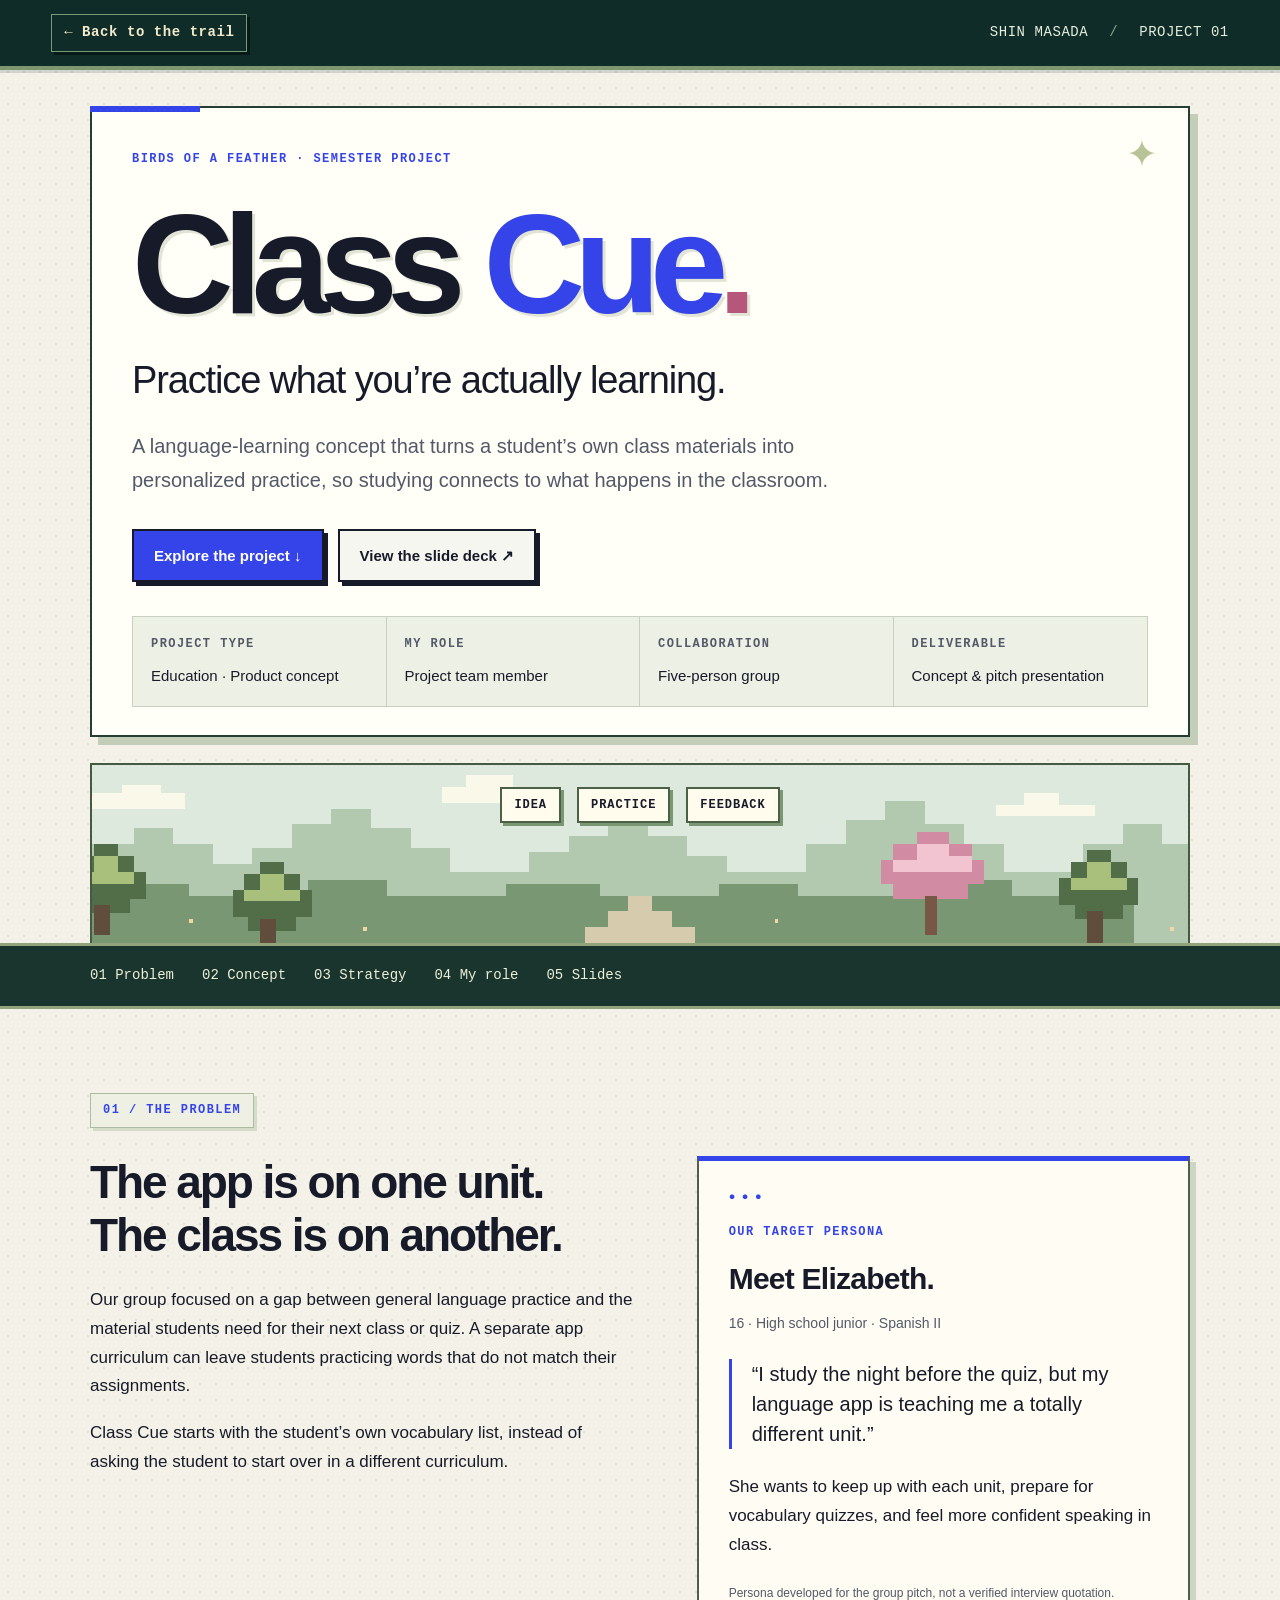
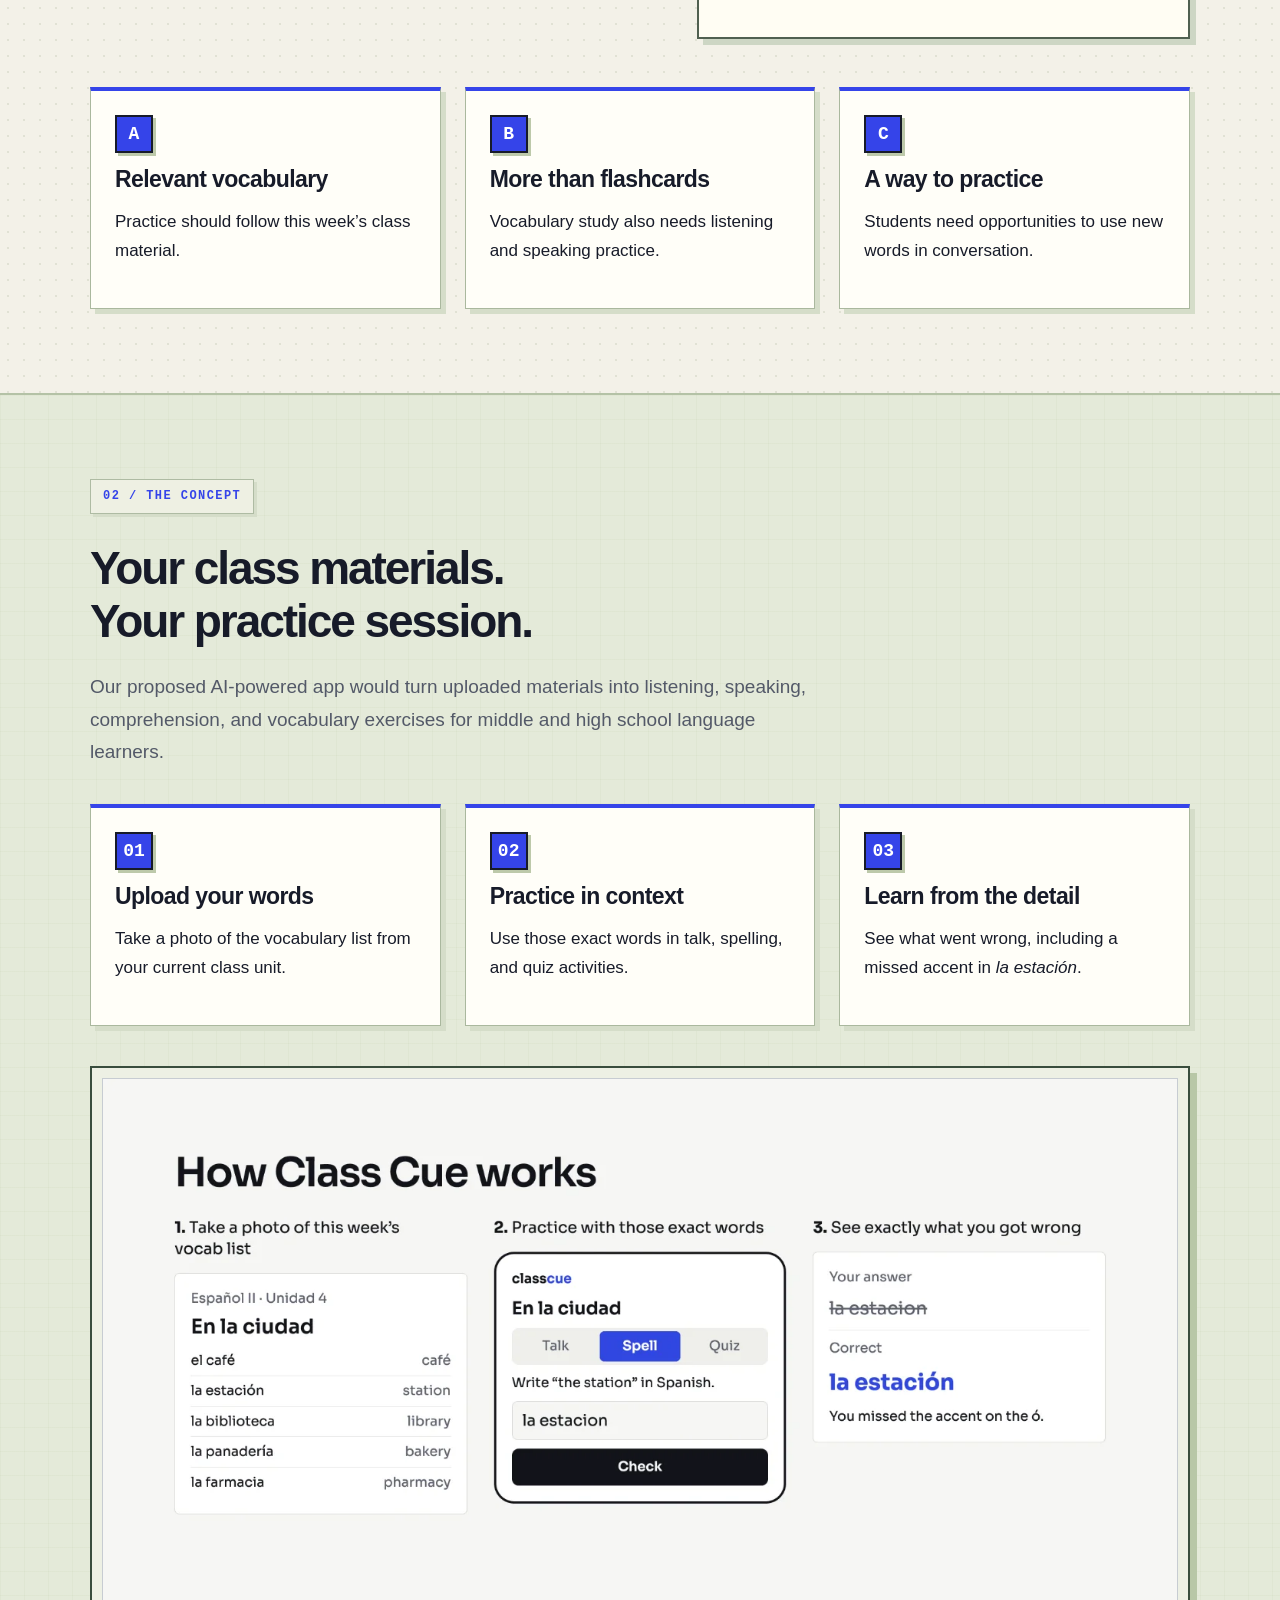
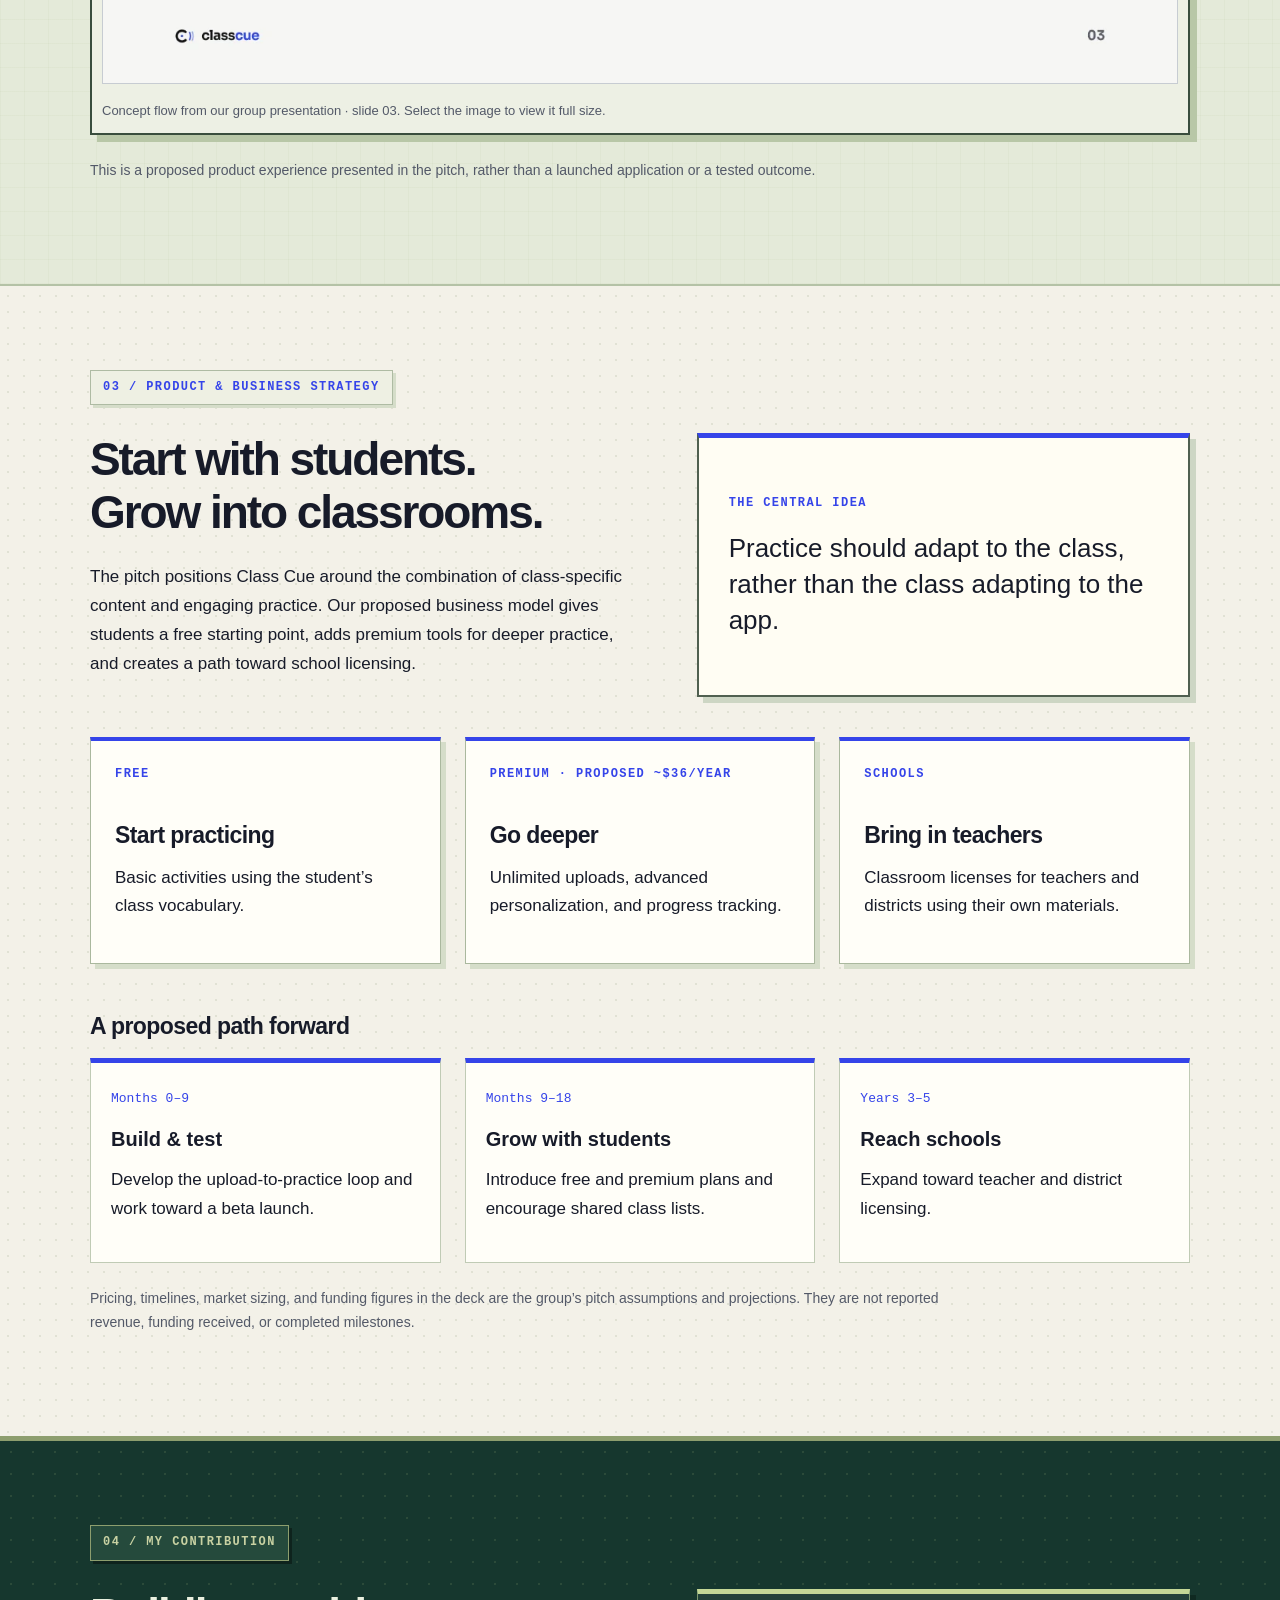
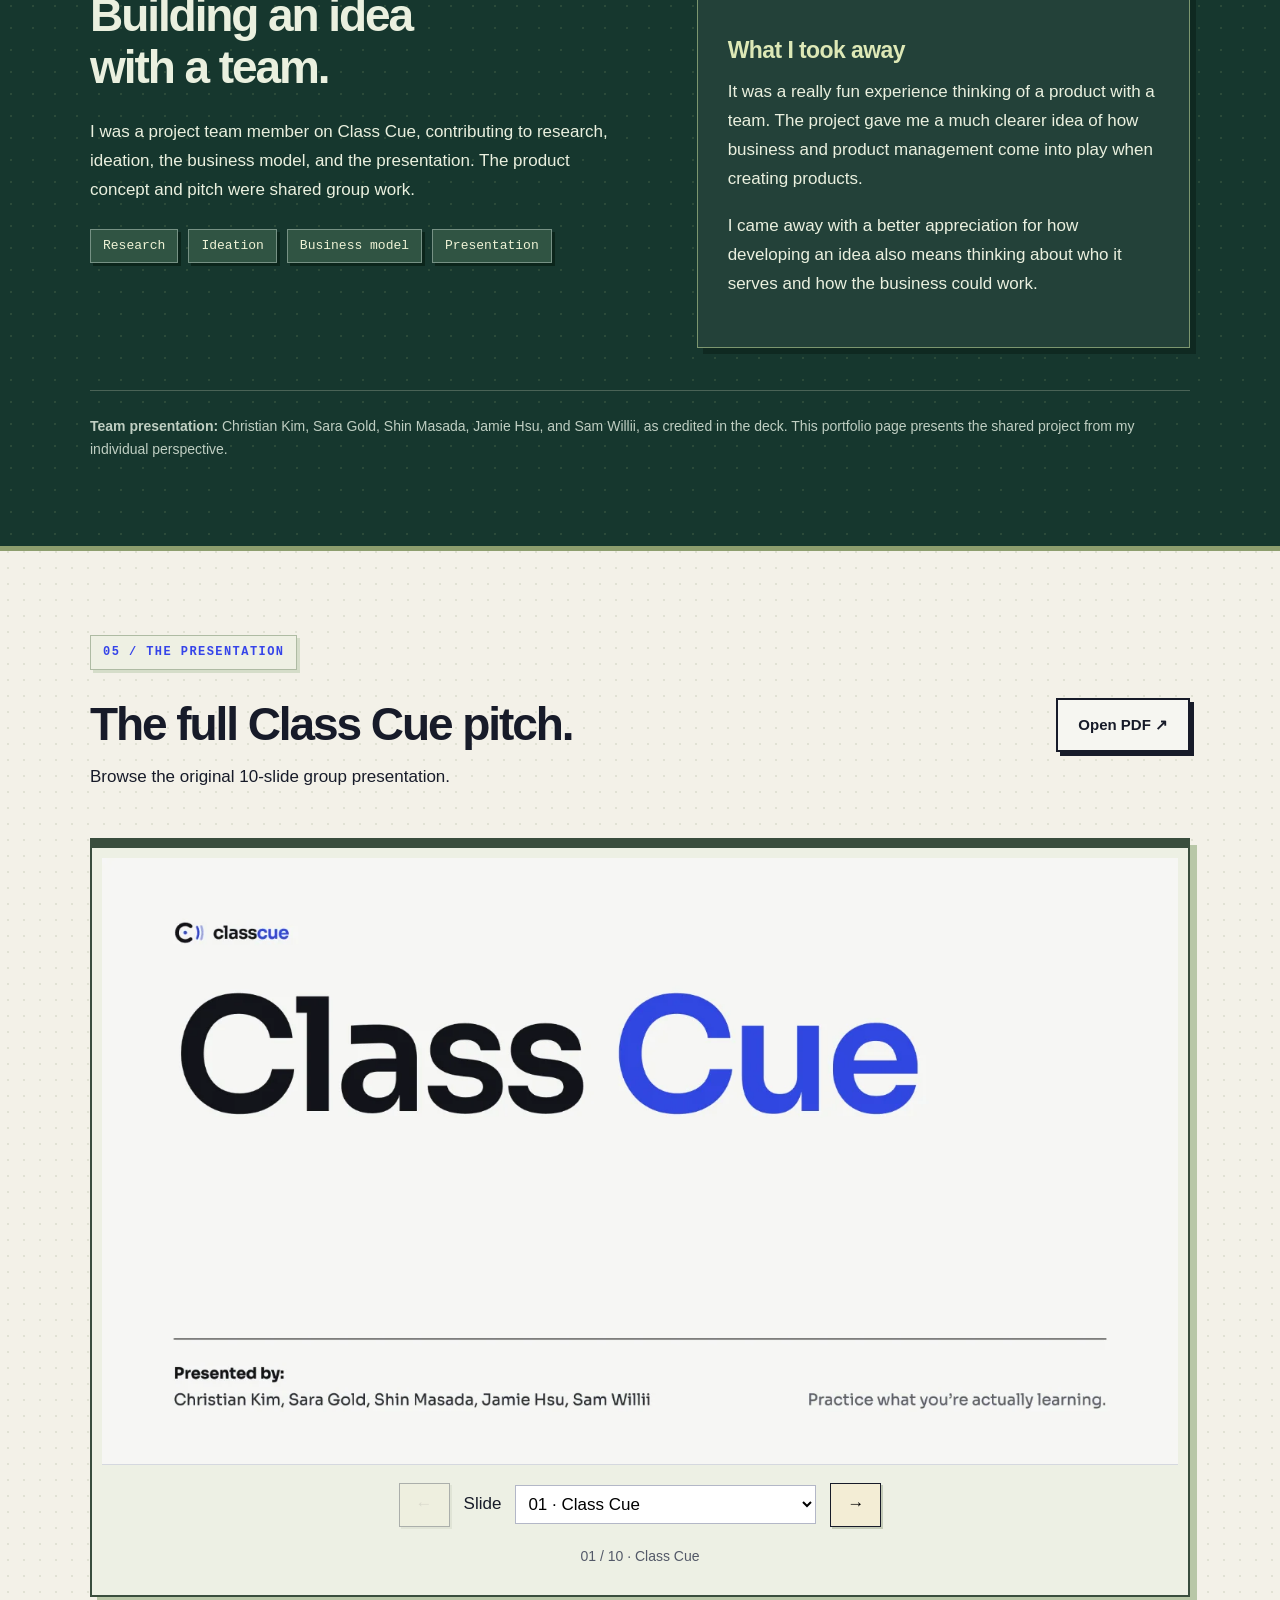
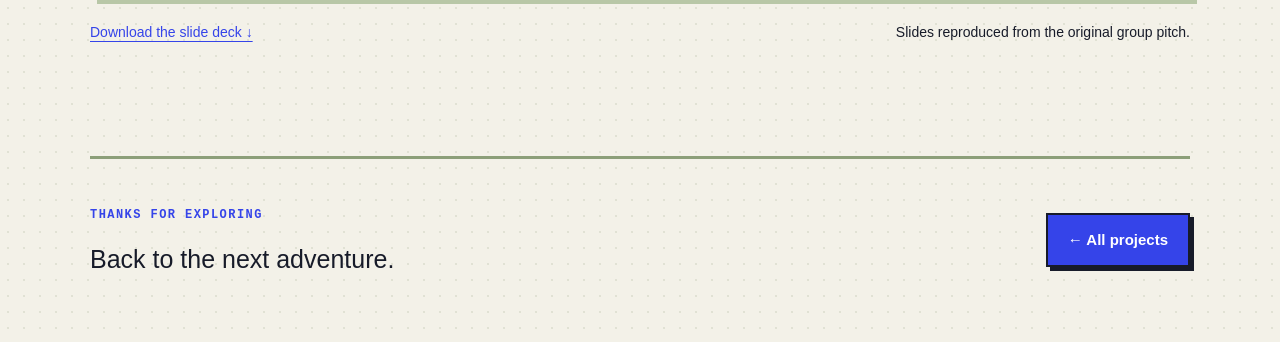
<file: class-cue.html>
<!doctype html>
<html lang="en">
<head>
  <meta charset="utf-8">
  <meta name="viewport" content="width=device-width, initial-scale=1">
  <title>Class Cue — Shin Masada</title>
  <meta name="description" content="Shin Masada's Birds of a Feather semester project: Class Cue, a language-learning concept that turns class materials into personalized practice.">
  <link rel="stylesheet" href="assets/class-cue/project.css">
  <link rel="stylesheet" href="assets/project-design.css">
</head>
<body>
  <a class="skip" href="#main">Skip to project</a>
  <header class="site-header">
    <a class="back" href="index.html#projects">← Back to the trail</a>
    <span>SHIN MASADA <span class="header-divider">/</span> PROJECT 01</span>
  </header>
  <main id="main">
    <section class="hero wrap" aria-labelledby="project-title">
      <p class="eyebrow">Birds of a Feather · Semester project</p>
      <h1 id="project-title">Class <span>Cue</span><span class="pixel-period" aria-hidden="true">.</span></h1>
      <p class="hero-line">Practice what you’re actually learning.</p>
      <p class="intro">A language-learning concept that turns a student’s own class materials into personalized practice, so studying connects to what happens in the classroom.</p>
      <div class="actions"><a class="button" href="#story">Explore the project ↓</a><a class="button secondary" href="#presentation">View the slide deck ↗</a></div>
      <dl class="project-meta">
        <div><dt>Project type</dt><dd>Education · Product concept</dd></div>
        <div><dt>My role</dt><dd>Project team member</dd></div>
        <div><dt>Collaboration</dt><dd>Five-person group</dd></div>
        <div><dt>Deliverable</dt><dd>Concept &amp; pitch presentation</dd></div>
      </dl>
    </section>
    <div class="journey-banner" aria-hidden="true"><span>IDEA</span><span>PRACTICE</span><span>FEEDBACK</span></div>
    <nav class="chapter-nav" aria-label="Project chapters"><div class="wrap">
      <a href="#story">01 Problem</a><a href="#concept">02 Concept</a><a href="#strategy">03 Strategy</a><a href="#contribution">04 My role</a><a href="#presentation">05 Slides</a>
    </div></nav>
    <section class="chapter wrap" id="story" aria-labelledby="problem-heading">
      <div class="section-label">01 / The problem</div>
      <div class="two-col">
        <div><h2 id="problem-heading">The app is on one unit.<br>The class is on another.</h2><p>Our group focused on a gap between general language practice and the material students need for their next class or quiz. A separate app curriculum can leave students practicing words that do not match their assignments.</p><p>Class Cue starts with the student’s own vocabulary list, instead of asking the student to start over in a different curriculum.</p></div>
        <aside class="persona"><p class="eyebrow">Our target persona</p><h3>Meet Elizabeth.</h3><p class="persona-meta">16 · High school junior · Spanish II</p><blockquote>“I study the night before the quiz, but my language app is teaching me a totally different unit.”</blockquote><p>She wants to keep up with each unit, prepare for vocabulary quizzes, and feel more confident speaking in class.</p><small>Persona developed for the group pitch, not a verified interview quotation.</small></aside>
      </div>
      <div class="three-col pain-points">
        <article><span class="step">A</span><h3>Relevant vocabulary</h3><p>Practice should follow this week’s class material.</p></article>
        <article><span class="step">B</span><h3>More than flashcards</h3><p>Vocabulary study also needs listening and speaking practice.</p></article>
        <article><span class="step">C</span><h3>A way to practice</h3><p>Students need opportunities to use new words in conversation.</p></article>
      </div>
    </section>
    <section class="concept-band" id="concept" aria-labelledby="concept-heading"><div class="wrap chapter">
      <div class="section-label">02 / The concept</div>
      <h2 id="concept-heading">Your class materials.<br>Your practice session.</h2>
      <p class="section-intro">Our proposed AI-powered app would turn uploaded materials into listening, speaking, comprehension, and vocabulary exercises for middle and high school language learners.</p>
      <div class="three-col workflow">
        <article><span class="step">01</span><h3>Upload your words</h3><p>Take a photo of the vocabulary list from your current class unit.</p></article>
        <article><span class="step">02</span><h3>Practice in context</h3><p>Use those exact words in talk, spelling, and quiz activities.</p></article>
        <article><span class="step">03</span><h3>Learn from the detail</h3><p>See what went wrong, including a missed accent in <em>la estación</em>.</p></article>
      </div>
      <figure class="slide-feature"><a href="assets/class-cue/slide-03.webp" target="_blank" rel="noopener"><img src="assets/class-cue/slide-03.webp" alt="Class Cue concept flow: photograph a Spanish vocabulary list, practice the words, and receive feedback on a missing accent in la estación." width="1400" height="788" loading="lazy"></a><figcaption>Concept flow from our group presentation · slide 03. Select the image to view it full size.</figcaption></figure>
      <p class="note">This is a proposed product experience presented in the pitch, rather than a launched application or a tested outcome.</p>
    </div></section>
    <section class="chapter wrap" id="strategy" aria-labelledby="strategy-heading">
      <div class="section-label">03 / Product &amp; business strategy</div>
      <div class="two-col"><div><h2 id="strategy-heading">Start with students.<br>Grow into classrooms.</h2><p>The pitch positions Class Cue around the combination of class-specific content and engaging practice. Our proposed business model gives students a free starting point, adds premium tools for deeper practice, and creates a path toward school licensing.</p></div><div class="strategy-note"><span class="eyebrow">The central idea</span><p>Practice should adapt to the class, rather than the class adapting to the app.</p></div></div>
      <div class="three-col tiers">
        <article><p class="eyebrow">Free</p><h3>Start practicing</h3><p>Basic activities using the student’s class vocabulary.</p></article>
        <article><p class="eyebrow">Premium · proposed ~$36/year</p><h3>Go deeper</h3><p>Unlimited uploads, advanced personalization, and progress tracking.</p></article>
        <article><p class="eyebrow">Schools</p><h3>Bring in teachers</h3><p>Classroom licenses for teachers and districts using their own materials.</p></article>
      </div>
      <div class="roadmap"><h3>A proposed path forward</h3><ol>
        <li><span>Months 0–9</span><strong>Build &amp; test</strong><p>Develop the upload-to-practice loop and work toward a beta launch.</p></li>
        <li><span>Months 9–18</span><strong>Grow with students</strong><p>Introduce free and premium plans and encourage shared class lists.</p></li>
        <li><span>Years 3–5</span><strong>Reach schools</strong><p>Expand toward teacher and district licensing.</p></li>
      </ol></div>
      <p class="note">Pricing, timelines, market sizing, and funding figures in the deck are the group’s pitch assumptions and projections. They are not reported revenue, funding received, or completed milestones.</p>
    </section>
    <section class="reflection-band" id="contribution" aria-labelledby="role-heading"><div class="wrap chapter">
      <div class="section-label">04 / My contribution</div>
      <div class="two-col"><div><h2 id="role-heading">Building an idea<br>with a team.</h2><p>I was a project team member on Class Cue, contributing to research, ideation, the business model, and the presentation. The product concept and pitch were shared group work.</p><div class="tags" aria-label="My contributions"><span>Research</span><span>Ideation</span><span>Business model</span><span>Presentation</span></div></div>
      <div class="reflection"><h3>What I took away</h3><p>It was a really fun experience thinking of a product with a team. The project gave me a much clearer idea of how business and product management come into play when creating products.</p><p>I came away with a better appreciation for how developing an idea also means thinking about who it serves and how the business could work.</p></div></div>
      <p class="credits"><strong>Team presentation:</strong> Christian Kim, Sara Gold, Shin Masada, Jamie Hsu, and Sam Willii, as credited in the deck. This portfolio page presents the shared project from my individual perspective.</p>
    </div></section>
    <section class="chapter wrap" id="presentation" aria-labelledby="deck-heading">
      <div class="section-label">05 / The presentation</div>
      <div class="deck-heading"><div><h2 id="deck-heading">The full Class Cue pitch.</h2><p>Browse the original 10-slide group presentation.</p></div><a class="button secondary" href="assets/class-cue/class-cue-pitch.pdf" target="_blank" rel="noopener">Open PDF ↗</a></div>
      <div class="deck-viewer" aria-label="Class Cue presentation">
        <a id="slide-full" href="assets/class-cue/slide-01.webp" target="_blank" rel="noopener" aria-label="Open current slide full size"><img id="deck-slide" src="assets/class-cue/slide-01.webp" width="1400" height="788" alt="Class Cue title slide: Practice what you’re actually learning. Presented by Christian Kim, Sara Gold, Shin Masada, Jamie Hsu, and Sam Willii." loading="lazy"></a>
        <div class="deck-controls" hidden><button id="previous-slide" type="button" aria-label="Previous slide">←</button><label for="slide-select">Slide</label><select id="slide-select" aria-label="Choose a presentation slide"></select><button id="next-slide" type="button" aria-label="Next slide">→</button></div>
        <p id="slide-caption" class="deck-caption" aria-live="polite">01 / 10 · Class Cue</p>
      </div>
      <div class="deck-links"><a href="assets/class-cue/class-cue-pitch.pdf" download>Download the slide deck ↓</a><span>Slides reproduced from the original group pitch.</span></div>
      <noscript><p>The PDF link above contains all 10 slides. Enable JavaScript to use the inline slide viewer.</p></noscript>
    </section>
  </main>
  <footer class="wrap footer"><div><span class="eyebrow">Thanks for exploring</span><p>Back to the next adventure.</p></div><a class="button" href="index.html#projects">← All projects</a></footer>
  <script src="assets/class-cue/project.js"></script>
</body>
</html>
</file>
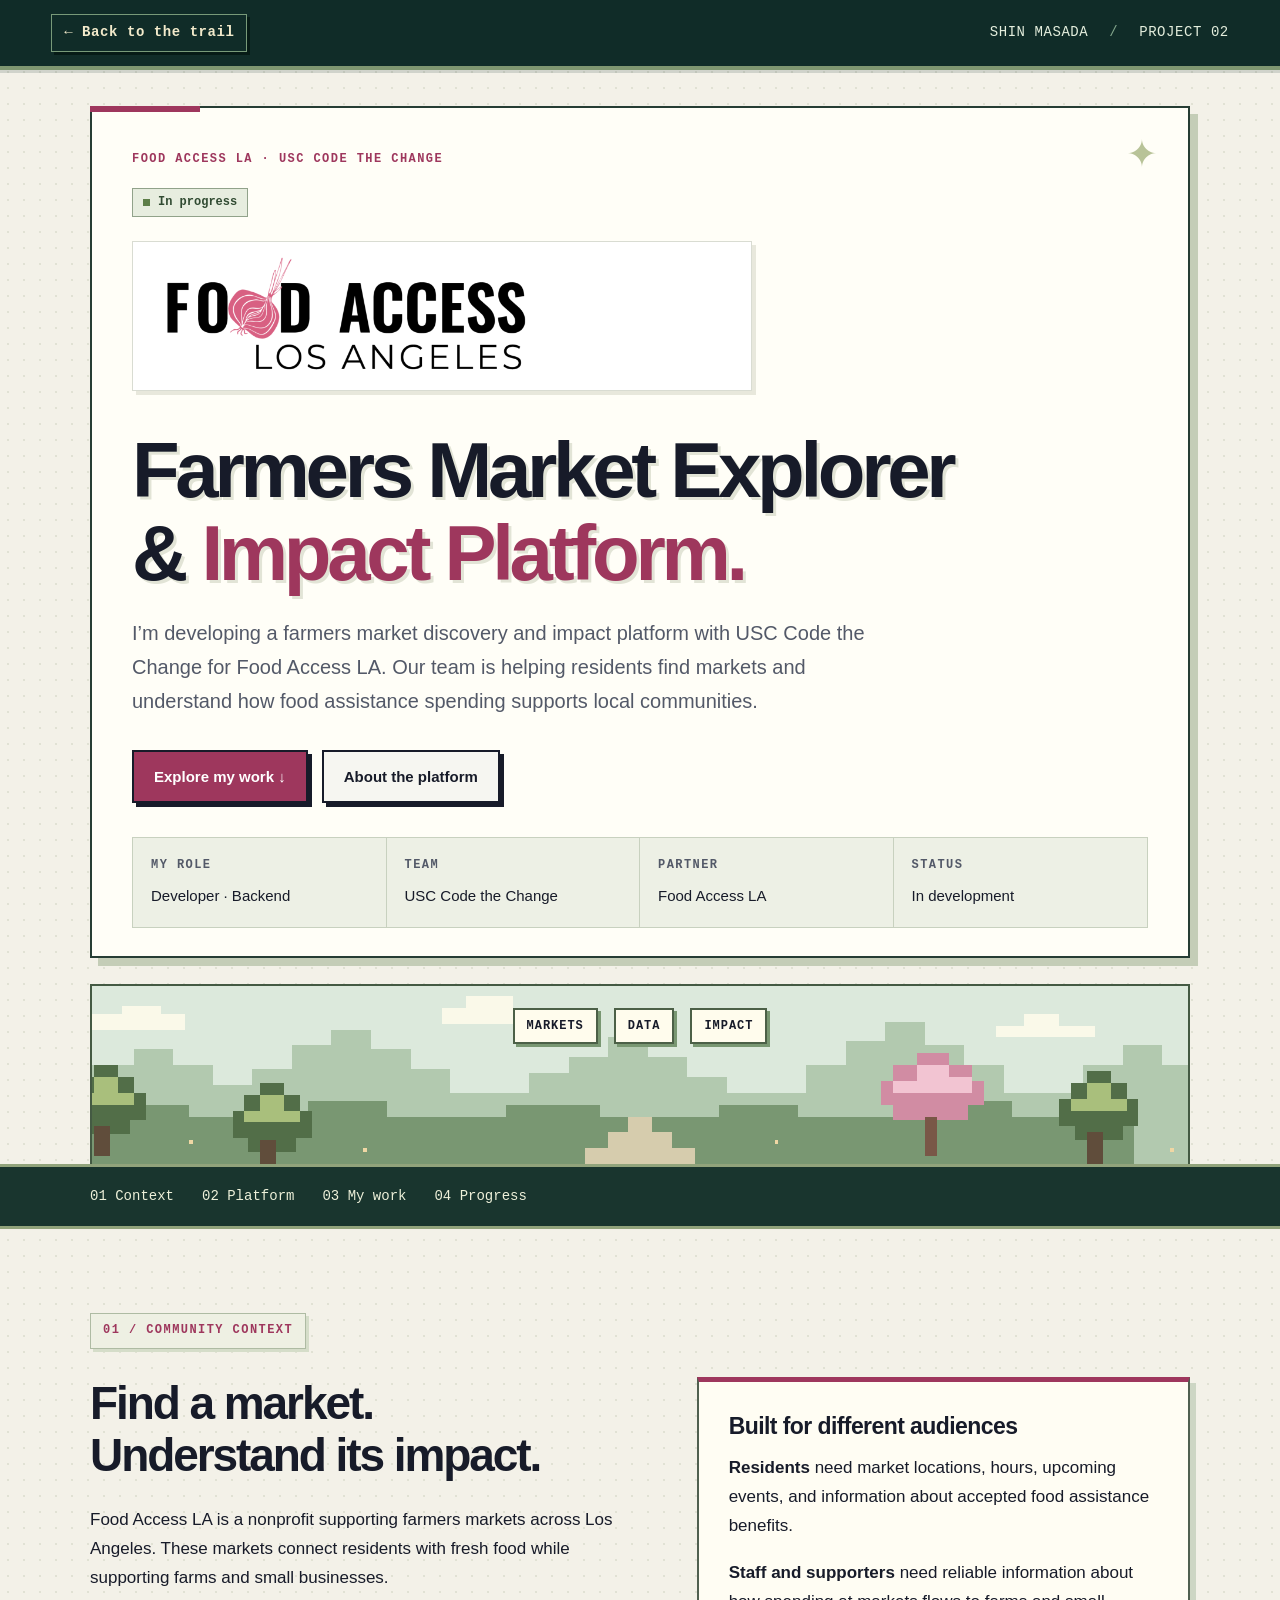
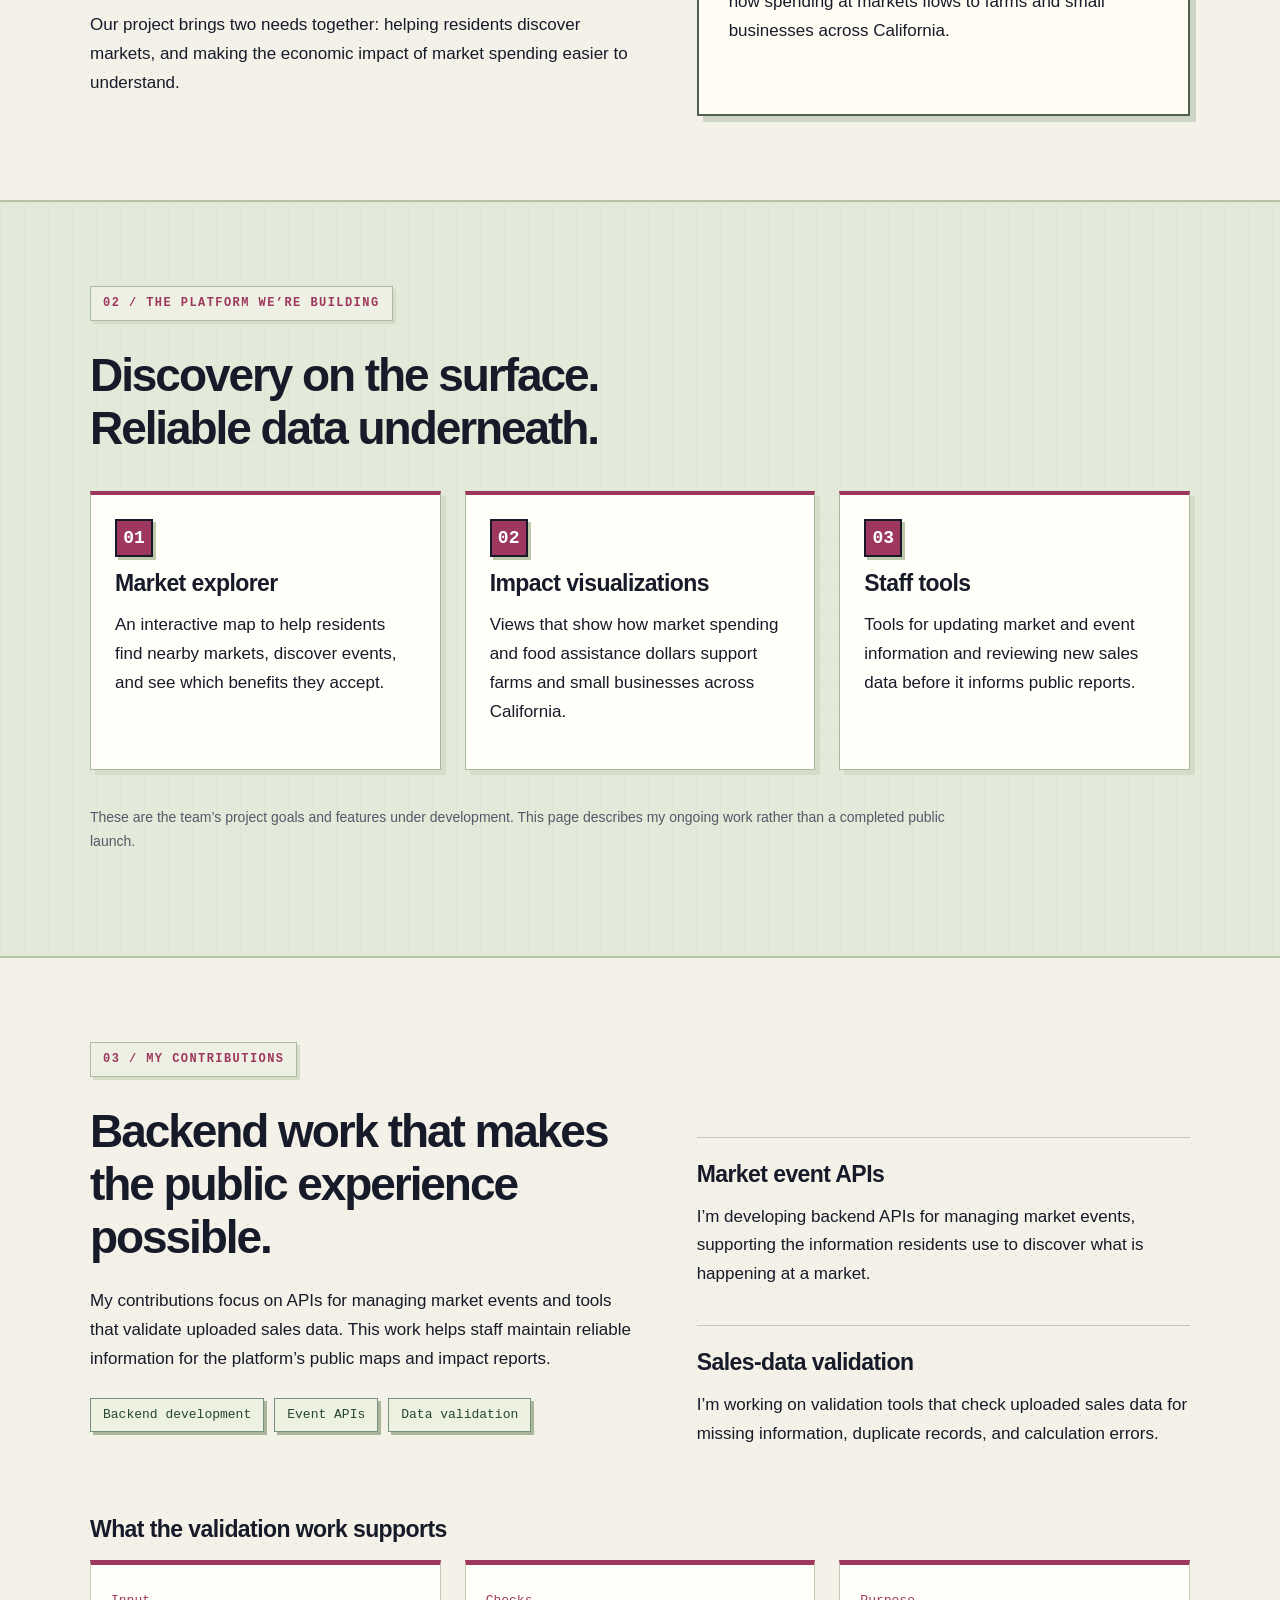
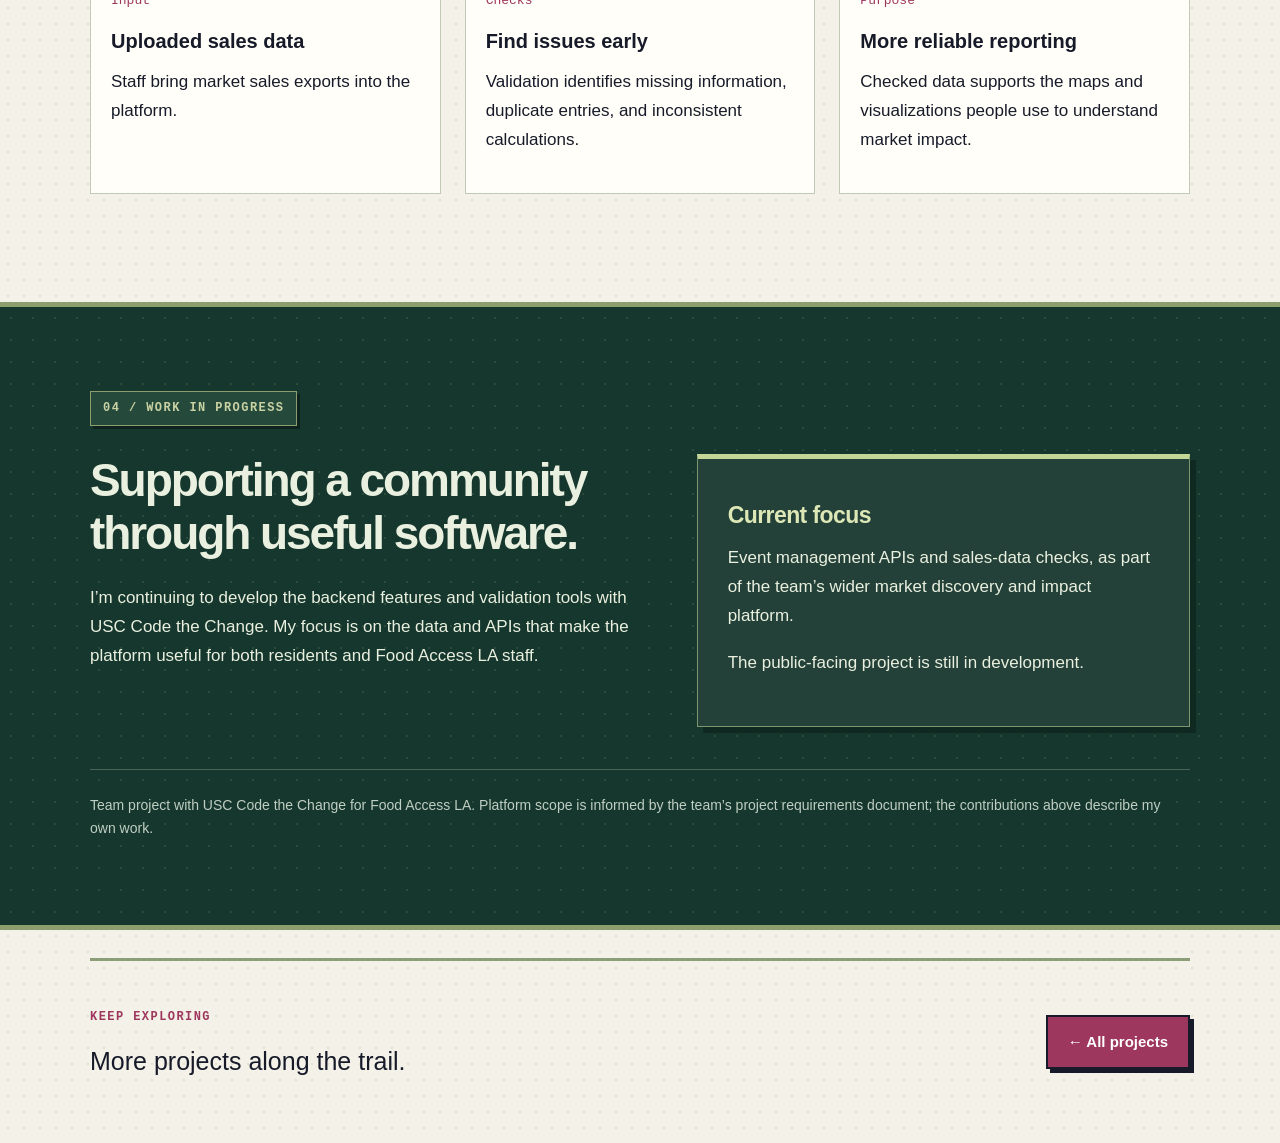
<file: food-access-la.html>
<!doctype html>
<html lang="en">
<head>
  <meta charset="utf-8">
  <meta name="viewport" content="width=device-width, initial-scale=1">
  <title>Food Access LA — Shin Masada</title>
  <meta name="description" content="Shin Masada's backend development work with USC Code the Change on Food Access LA's farmers market discovery and impact platform. In progress.">
  <link rel="stylesheet" href="assets/class-cue/project.css">
  <link rel="stylesheet" href="assets/projects.css">
  <link rel="stylesheet" href="assets/project-design.css">
</head>
<body class="food-project">
  <a class="skip" href="#main">Skip to project</a>
  <header class="site-header"><a class="back" href="index.html#projects">← Back to the trail</a><span>SHIN MASADA <span class="header-divider">/</span> PROJECT 02</span></header>
  <main id="main">
    <section class="hero ongoing-hero wrap" aria-labelledby="title">
      <p class="eyebrow">Food Access LA · USC Code the Change</p>
      <span class="status-pill">In progress</span>
      <img class="brand-logo" src="assets/food-access-la/logo.png" width="1314" height="422" alt="Food Access Los Angeles">
      <h1 id="title">Farmers Market Explorer<br>&amp; <span>Impact Platform.</span></h1>
      <p class="intro">I’m developing a farmers market discovery and impact platform with USC Code the Change for Food Access LA. Our team is helping residents find markets and understand how food assistance spending supports local communities.</p>
      <div class="actions"><a class="button" href="#contribution">Explore my work ↓</a><a class="button secondary" href="#platform">About the platform</a></div>
      <dl class="project-meta"><div><dt>My role</dt><dd>Developer · Backend</dd></div><div><dt>Team</dt><dd>USC Code the Change</dd></div><div><dt>Partner</dt><dd>Food Access LA</dd></div><div><dt>Status</dt><dd>In development</dd></div></dl>
    </section>
    <div class="journey-banner" aria-hidden="true"><span>MARKETS</span><span>DATA</span><span>IMPACT</span></div>
    <nav class="chapter-nav" aria-label="Project chapters"><div class="wrap"><a href="#context">01 Context</a><a href="#platform">02 Platform</a><a href="#contribution">03 My work</a><a href="#progress">04 Progress</a></div></nav>
    <section class="chapter wrap" id="context" aria-labelledby="context-title">
      <div class="section-label">01 / Community context</div>
      <div class="two-col"><div><h2 id="context-title">Find a market.<br>Understand its impact.</h2><p>Food Access LA is a nonprofit supporting farmers markets across Los Angeles. These markets connect residents with fresh food while supporting farms and small businesses.</p><p>Our project brings two needs together: helping residents discover markets, and making the economic impact of market spending easier to understand.</p></div><aside class="scope-panel"><h3>Built for different audiences</h3><p><strong>Residents</strong> need market locations, hours, upcoming events, and information about accepted food assistance benefits.</p><p><strong>Staff and supporters</strong> need reliable information about how spending at markets flows to farms and small businesses across California.</p></aside></div>
    </section>
    <section class="concept-band" id="platform" aria-labelledby="platform-title"><div class="wrap chapter">
      <div class="section-label">02 / The platform we’re building</div>
      <h2 id="platform-title">Discovery on the surface.<br>Reliable data underneath.</h2>
      <div class="three-col workflow">
        <article><span class="step">01</span><h3>Market explorer</h3><p>An interactive map to help residents find nearby markets, discover events, and see which benefits they accept.</p></article>
        <article><span class="step">02</span><h3>Impact visualizations</h3><p>Views that show how market spending and food assistance dollars support farms and small businesses across California.</p></article>
        <article><span class="step">03</span><h3>Staff tools</h3><p>Tools for updating market and event information and reviewing new sales data before it informs public reports.</p></article>
      </div>
      <p class="note">These are the team’s project goals and features under development. This page describes my ongoing work rather than a completed public launch.</p>
    </div></section>
    <section class="chapter wrap" id="contribution" aria-labelledby="work-title">
      <div class="section-label">03 / My contributions</div>
      <div class="two-col"><div><h2 id="work-title">Backend work that makes<br>the public experience possible.</h2><p>My contributions focus on APIs for managing market events and tools that validate uploaded sales data. This work helps staff maintain reliable information for the platform’s public maps and impact reports.</p><div class="tags"><span>Backend development</span><span>Event APIs</span><span>Data validation</span></div></div><div class="contribution-list">
        <article><h3>Market event APIs</h3><p>I’m developing backend APIs for managing market events, supporting the information residents use to discover what is happening at a market.</p></article>
        <article><h3>Sales-data validation</h3><p>I’m working on validation tools that check uploaded sales data for missing information, duplicate records, and calculation errors.</p></article>
      </div></div>
      <div class="roadmap"><h3>What the validation work supports</h3><ol><li><span>Input</span><strong>Uploaded sales data</strong><p>Staff bring market sales exports into the platform.</p></li><li><span>Checks</span><strong>Find issues early</strong><p>Validation identifies missing information, duplicate entries, and inconsistent calculations.</p></li><li><span>Purpose</span><strong>More reliable reporting</strong><p>Checked data supports the maps and visualizations people use to understand market impact.</p></li></ol></div>
    </section>
    <section class="reflection-band" id="progress" aria-labelledby="progress-title"><div class="wrap chapter">
      <div class="section-label">04 / Work in progress</div><div class="two-col"><div><h2 id="progress-title">Supporting a community<br>through useful software.</h2><p>I’m continuing to develop the backend features and validation tools with USC Code the Change. My focus is on the data and APIs that make the platform useful for both residents and Food Access LA staff.</p></div><div class="reflection"><h3>Current focus</h3><p>Event management APIs and sales-data checks, as part of the team’s wider market discovery and impact platform.</p><p>The public-facing project is still in development.</p></div></div>
      <p class="credits">Team project with USC Code the Change for Food Access LA. Platform scope is informed by the team’s project requirements document; the contributions above describe my own work.</p>
    </div></section>
  </main>
  <footer class="wrap footer"><div><span class="eyebrow">Keep exploring</span><p>More projects along the trail.</p></div><a class="button" href="index.html#projects">← All projects</a></footer>
</body>
</html>
</file>
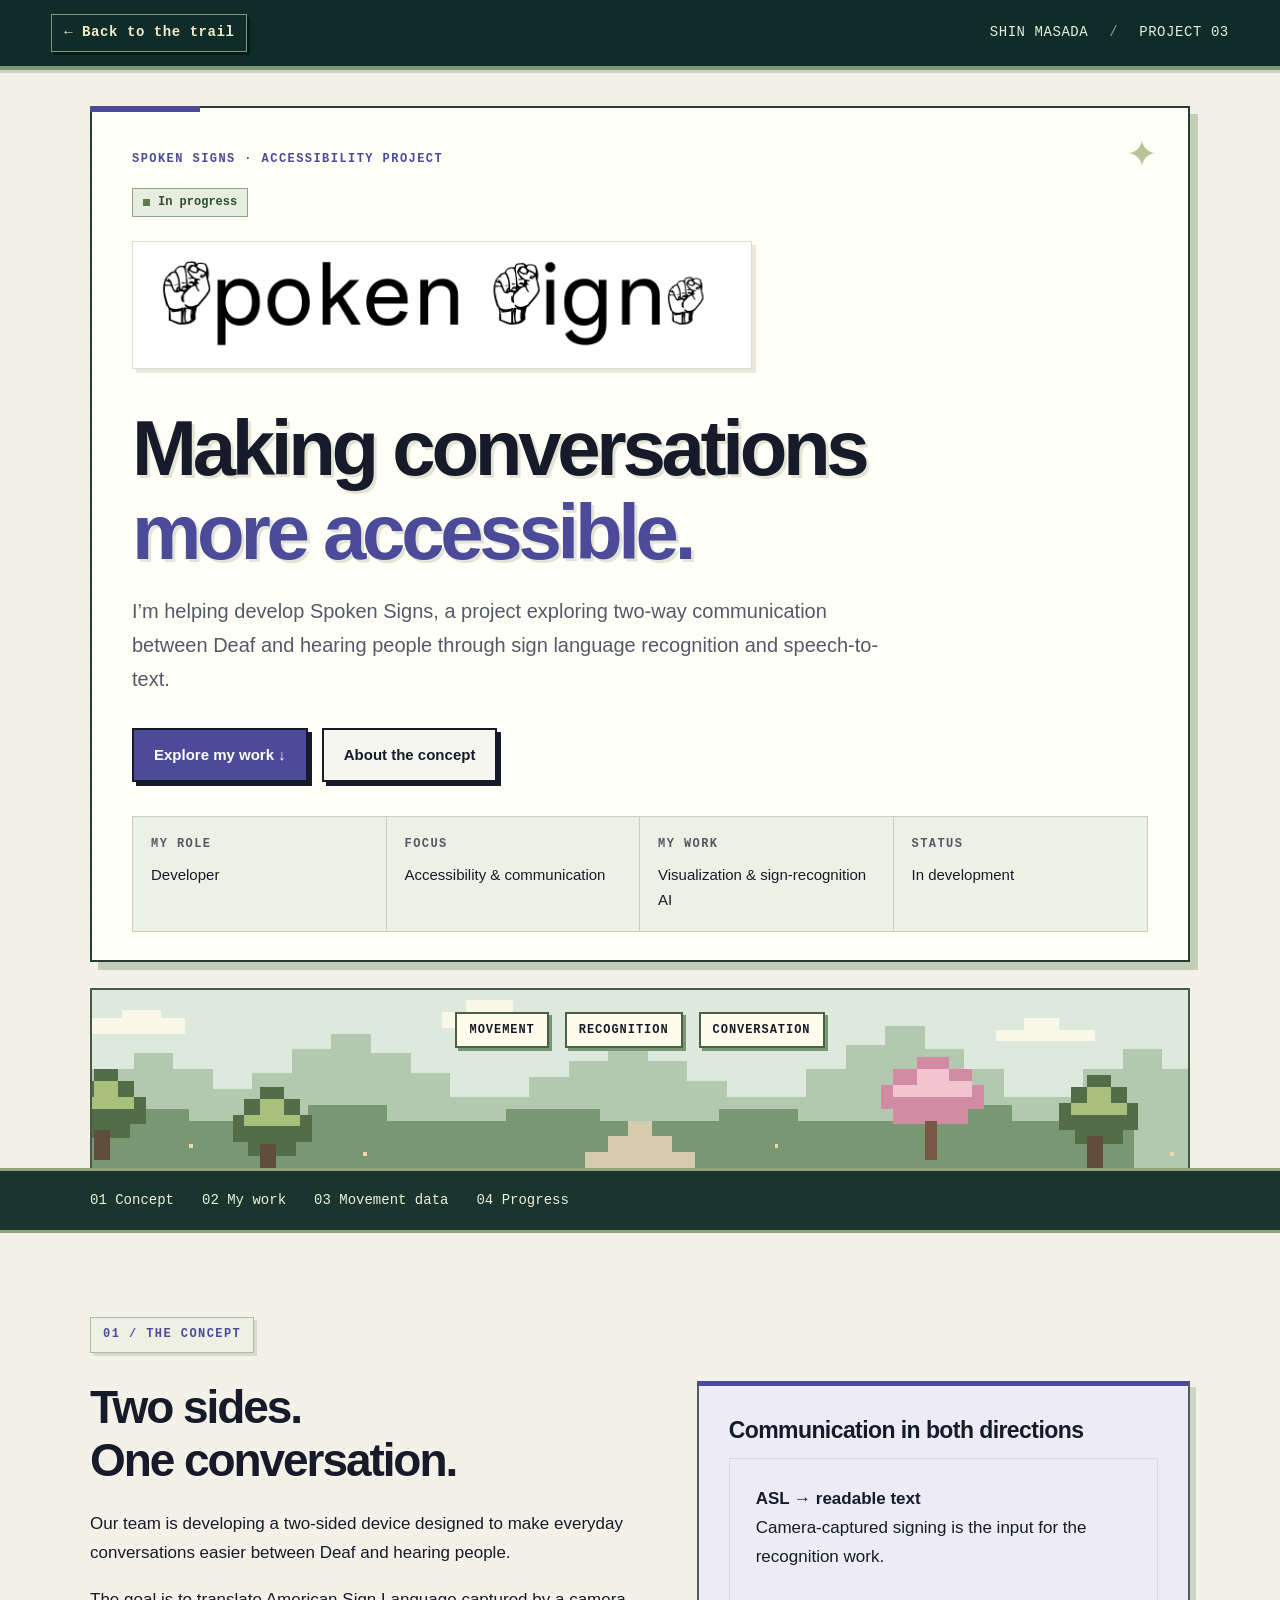
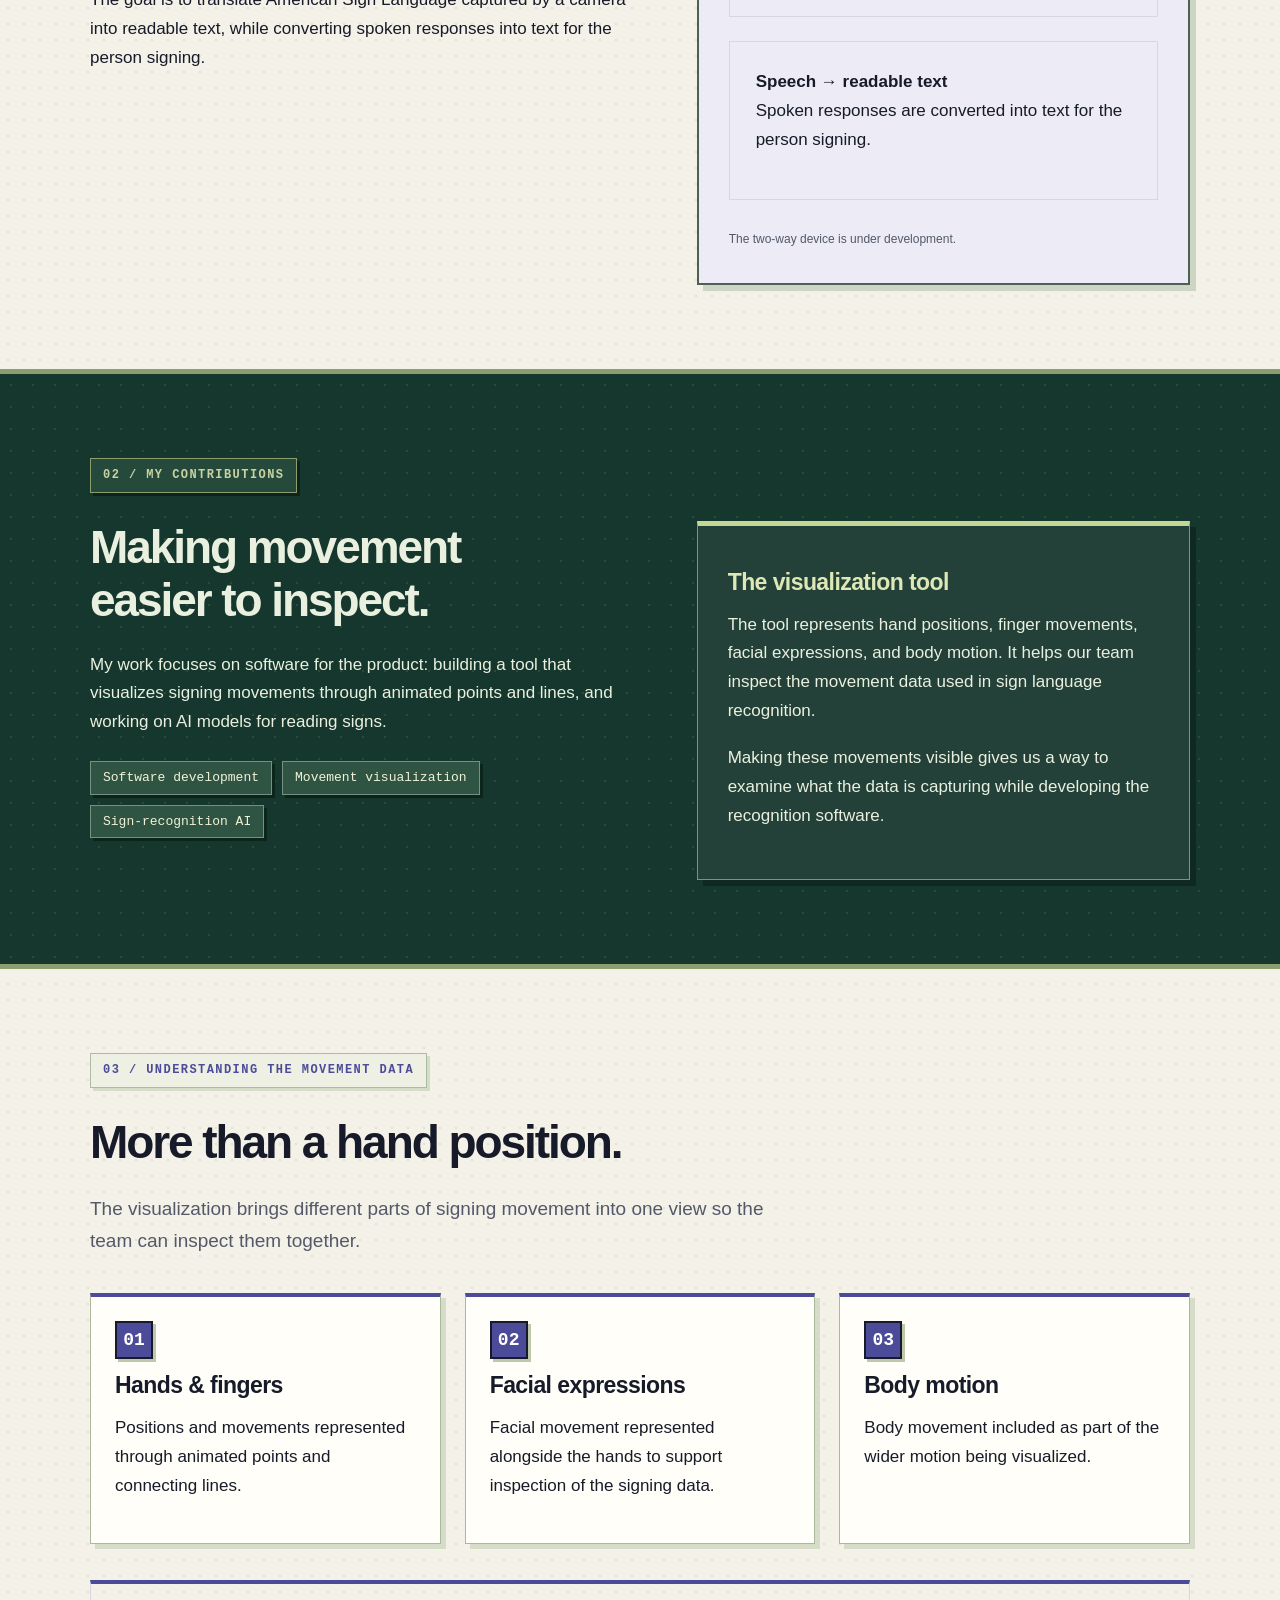
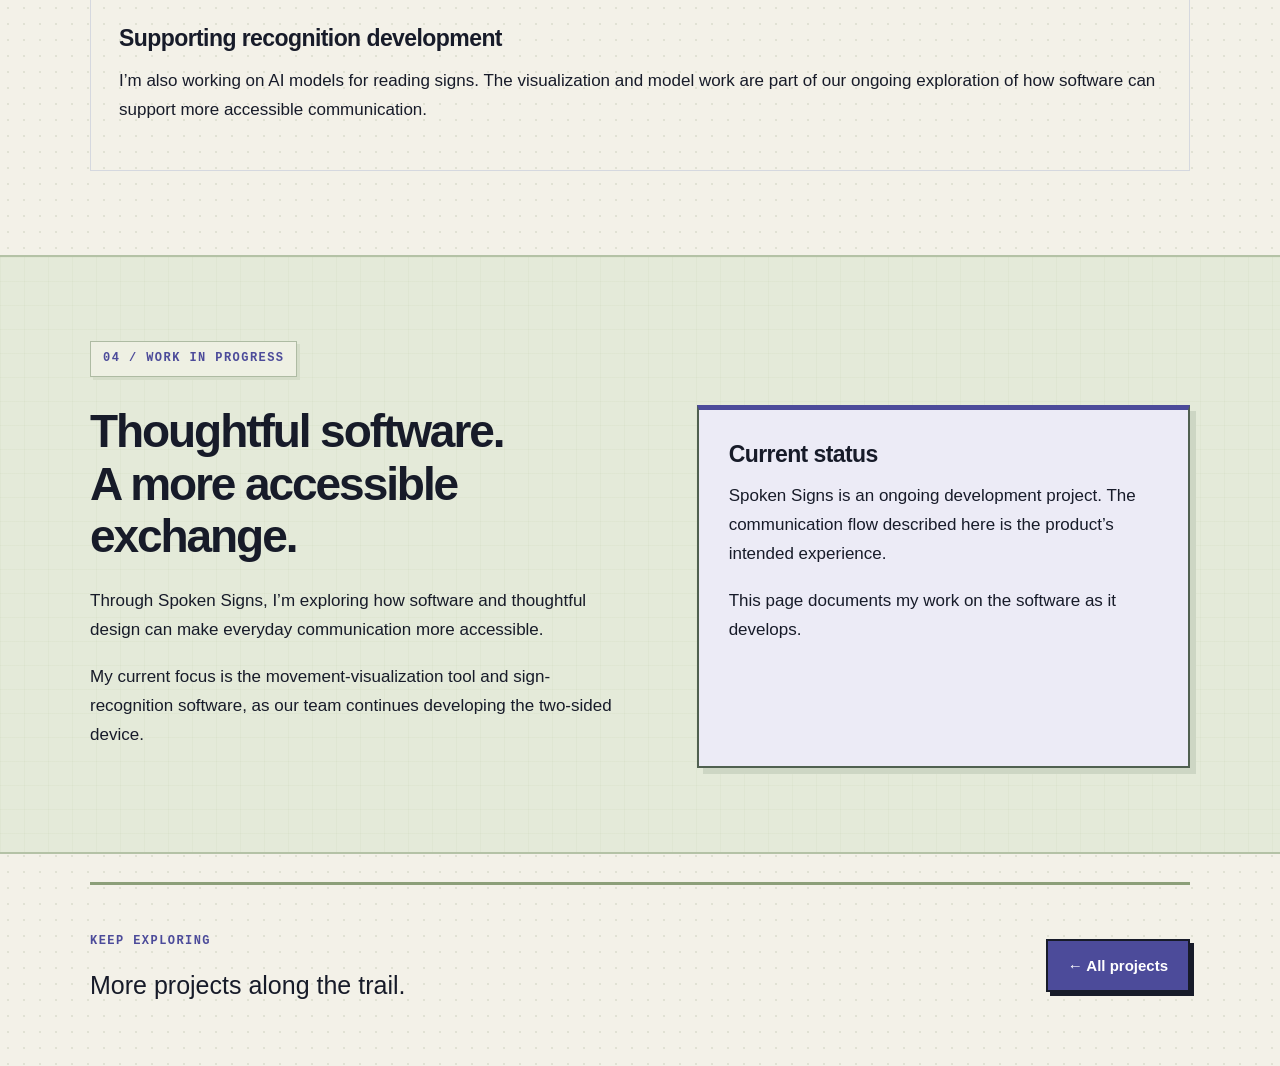
<file: spoken-signs.html>
<!doctype html>
<html lang="en">
<head>
  <meta charset="utf-8">
  <meta name="viewport" content="width=device-width, initial-scale=1">
  <title>Spoken Signs — Shin Masada</title>
  <meta name="description" content="Shin Masada's development work on Spoken Signs: exploring two-way communication between Deaf and hearing people through sign recognition, movement visualization, and speech-to-text.">
  <link rel="stylesheet" href="assets/class-cue/project.css">
  <link rel="stylesheet" href="assets/projects.css">
  <link rel="stylesheet" href="assets/project-design.css">
</head>
<body class="spoken-project">
  <a class="skip" href="#main">Skip to project</a>
  <header class="site-header"><a class="back" href="index.html#projects">← Back to the trail</a><span>SHIN MASADA <span class="header-divider">/</span> PROJECT 03</span></header>
  <main id="main">
    <section class="hero ongoing-hero wrap" aria-labelledby="title">
      <p class="eyebrow">Spoken Signs · Accessibility project</p><span class="status-pill">In progress</span>
      <img class="brand-logo" src="assets/spoken-signs/logo.png" width="1180" height="208" alt="Spoken Signs">
      <h1 id="title">Making conversations<br><span>more accessible.</span></h1>
      <p class="intro">I’m helping develop Spoken Signs, a project exploring two-way communication between Deaf and hearing people through sign language recognition and speech-to-text.</p>
      <div class="actions"><a class="button" href="#contribution">Explore my work ↓</a><a class="button secondary" href="#concept">About the concept</a></div>
      <dl class="project-meta"><div><dt>My role</dt><dd>Developer</dd></div><div><dt>Focus</dt><dd>Accessibility &amp; communication</dd></div><div><dt>My work</dt><dd>Visualization &amp; sign-recognition AI</dd></div><div><dt>Status</dt><dd>In development</dd></div></dl>
    </section>
    <div class="journey-banner" aria-hidden="true"><span>MOVEMENT</span><span>RECOGNITION</span><span>CONVERSATION</span></div>
    <nav class="chapter-nav" aria-label="Project chapters"><div class="wrap"><a href="#concept">01 Concept</a><a href="#contribution">02 My work</a><a href="#movement">03 Movement data</a><a href="#progress">04 Progress</a></div></nav>
    <section class="chapter wrap" id="concept" aria-labelledby="concept-title">
      <div class="section-label">01 / The concept</div>
      <div class="two-col"><div><h2 id="concept-title">Two sides.<br>One conversation.</h2><p>Our team is developing a two-sided device designed to make everyday conversations easier between Deaf and hearing people.</p><p>The goal is to translate American Sign Language captured by a camera into readable text, while converting spoken responses into text for the person signing.</p></div><aside class="scope-panel"><h3>Communication in both directions</h3><div class="direction"><strong>ASL → readable text</strong><p>Camera-captured signing is the input for the recognition work.</p></div><div class="direction"><strong>Speech → readable text</strong><p>Spoken responses are converted into text for the person signing.</p></div><small>The two-way device is under development.</small></aside></div>
    </section>
    <section class="reflection-band" id="contribution" aria-labelledby="work-title"><div class="wrap chapter">
      <div class="section-label">02 / My contributions</div>
      <div class="two-col"><div><h2 id="work-title">Making movement<br>easier to inspect.</h2><p>My work focuses on software for the product: building a tool that visualizes signing movements through animated points and lines, and working on AI models for reading signs.</p><div class="tags"><span>Software development</span><span>Movement visualization</span><span>Sign-recognition AI</span></div></div><div class="reflection"><h3>The visualization tool</h3><p>The tool represents hand positions, finger movements, facial expressions, and body motion. It helps our team inspect the movement data used in sign language recognition.</p><p>Making these movements visible gives us a way to examine what the data is capturing while developing the recognition software.</p></div></div>
    </div></section>
    <section class="chapter wrap" id="movement" aria-labelledby="movement-title">
      <div class="section-label">03 / Understanding the movement data</div><h2 id="movement-title">More than a hand position.</h2><p class="section-intro">The visualization brings different parts of signing movement into one view so the team can inspect them together.</p>
      <div class="three-col workflow"><article><span class="step">01</span><h3>Hands &amp; fingers</h3><p>Positions and movements represented through animated points and connecting lines.</p></article><article><span class="step">02</span><h3>Facial expressions</h3><p>Facial movement represented alongside the hands to support inspection of the signing data.</p></article><article><span class="step">03</span><h3>Body motion</h3><p>Body movement included as part of the wider motion being visualized.</p></article></div>
      <div class="project-status"><h3>Supporting recognition development</h3><p>I’m also working on AI models for reading signs. The visualization and model work are part of our ongoing exploration of how software can support more accessible communication.</p></div>
    </section>
    <section class="concept-band" id="progress" aria-labelledby="progress-title"><div class="wrap chapter">
      <div class="section-label">04 / Work in progress</div><div class="two-col"><div><h2 id="progress-title">Thoughtful software.<br>A more accessible exchange.</h2><p>Through Spoken Signs, I’m exploring how software and thoughtful design can make everyday communication more accessible.</p><p>My current focus is the movement-visualization tool and sign-recognition software, as our team continues developing the two-sided device.</p></div><aside class="scope-panel"><h3>Current status</h3><p>Spoken Signs is an ongoing development project. The communication flow described here is the product’s intended experience.</p><p>This page documents my work on the software as it develops.</p></aside></div>
    </div></section>
  </main>
  <footer class="wrap footer"><div><span class="eyebrow">Keep exploring</span><p>More projects along the trail.</p></div><a class="button" href="index.html#projects">← All projects</a></footer>
</body>
</html>
</file>
<file: assets/class-cue/project.css>
:root { --ink:#171b29; --blue:#3544e9; --paper:#f6f6f1; --muted:#535968; --line:#d5d8df; }
* { box-sizing:border-box; }
html { scroll-behavior:smooth; scroll-padding-top:155px; }
body { margin:0; background:var(--paper); color:var(--ink); font:17px/1.7 Arial, sans-serif; }
a { color:var(--blue); text-underline-offset:4px; }
a:focus-visible, button:focus-visible, select:focus-visible { outline:3px solid #a64b6e; outline-offset:5px; }
button, select { font:inherit; }
button { cursor:pointer; }
img { display:block; max-width:100%; height:auto; }
.wrap { width:min(1100px,calc(100% - 48px)); margin-inline:auto; }
.skip { position:fixed; left:16px; top:-100px; z-index:30; padding:10px 20px; background:white; }
.skip:focus { top:10px; }
.site-header { position:sticky; top:0; z-index:20; min-height:66px; padding:14px 4%; display:flex; align-items:center; justify-content:space-between; gap:20px; background:#102c28; color:#e4eedd; font:14px/1.4 monospace; letter-spacing:.04em; }
.back { color:#f2eacb; text-decoration:none; font-weight:bold; }
.back:hover { color:#ffd84a; }
.header-divider { margin-inline:12px; color:#82a58b; }
.hero { padding-top:76px; padding-bottom:44px; }
.eyebrow,.section-label,dt { font:700 12px/1.6 monospace; letter-spacing:.12em; text-transform:uppercase; }
.eyebrow { color:var(--blue); }
h1 { font-size:clamp(72px,11vw,144px); line-height:1; letter-spacing:-.075em; margin:26px 0 20px; }
h1 span { color:var(--blue); }
h1 .pixel-period { color:#b5567a; }
.hero-line { font-size:clamp(25px,3.5vw,38px); line-height:1.3; letter-spacing:-.03em; margin:0 0 24px; }
.intro { max-width:660px; font-size:20px; color:var(--muted); }
.actions { display:flex; flex-wrap:wrap; gap:14px; margin:32px 0 52px; }
.button { display:inline-flex; align-items:center; justify-content:center; padding:12px 20px; border:2px solid var(--ink); box-shadow:4px 4px 0 var(--ink); background:var(--blue); color:white; text-decoration:none; font-weight:700; font-size:15px; transition:transform .18s; }
.button:hover { transform:translateY(-3px); }
.button.secondary { background:var(--paper); color:var(--ink); }
.project-meta { display:grid; grid-template-columns:repeat(4,1fr); gap:24px; padding-top:26px; border-top:1px solid var(--line); }
dt { color:var(--muted); }
dd { margin:8px 0 0; font-size:15px; }
.chapter-nav { position:sticky; top:66px; z-index:10; border-block:1px solid var(--line); background:#f6f6f1f5; }
.chapter-nav .wrap { display:flex; gap:28px; overflow:auto; padding-block:15px; }
.chapter-nav a { white-space:nowrap; font:14px/1.4 monospace; color:var(--ink); text-decoration:none; }
.chapter-nav a:hover { color:var(--blue); }
.chapter { padding-block:84px; }
.section-label { color:var(--blue); margin-bottom:28px; }
h2 { font-size:clamp(32px,4vw,46px); line-height:1.15; letter-spacing:-.045em; margin:0 0 24px; }
h3 { font-size:23px; line-height:1.25; letter-spacing:-.025em; margin:12px 0 14px; }
p { margin:0 0 18px; }
.two-col { display:grid; grid-template-columns:1.1fr 1fr; gap:64px; }
.three-col { display:grid; grid-template-columns:repeat(3,1fr); gap:24px; }
.persona { padding:30px; background:#e9eafc; border:1px solid #d1d4f4; box-shadow:7px 7px 0 #d9dced; }
.persona h3 { font-size:30px; }
.persona-meta { color:var(--muted); font-size:14px; }
blockquote { margin:24px 0; border-left:3px solid var(--blue); padding-left:20px; font-size:20px; line-height:1.5; }
small { font-size:12px; color:var(--muted); }
.pain-points { margin-top:48px; }
.pain-points article { padding-top:18px; border-top:2px solid var(--ink); }
.step { font:700 18px monospace; color:var(--blue); }
.concept-band { background:#e9edee; border-block:1px solid #d8dfe0; }
.section-intro { max-width:720px; font-size:19px; color:var(--muted); }
.workflow { margin:36px 0; }
.workflow article { background:#f9faf7; padding:24px; border:1px solid #d2d8d6; }
.slide-feature { margin:40px 0 24px; }
.slide-feature img,.deck-viewer { border:1px solid #c7ccd2; box-shadow:7px 7px 0 #d4d9df; }
figcaption { margin-top:16px; font-size:13px; color:var(--muted); }
.note { font-size:14px; color:var(--muted); max-width:900px; }
.strategy-note { display:flex; flex-direction:column; justify-content:center; padding:30px; background:#eeedf8; border-left:4px solid var(--blue); }
.strategy-note p { font-size:26px; line-height:1.4; margin:16px 0 0; }
.tiers { margin-top:40px; }
.tiers article { padding:26px; border:1px solid var(--line); }
.tiers .eyebrow { min-height:38px; }
.roadmap { margin:48px 0 24px; }
.roadmap ol { display:grid; grid-template-columns:repeat(3,1fr); gap:24px; list-style:none; padding:0; }
.roadmap li { border-top:4px solid #b5bbef; padding-top:20px; }
.roadmap span { font:13px monospace; color:var(--blue); }
.roadmap strong { display:block; font-size:20px; margin:10px 0; }
.reflection-band { background:#142e29; color:#eaf0df; }
.reflection-band .section-label { color:#c9d2a3; }
.tags { display:flex; flex-wrap:wrap; gap:10px; margin-top:24px; }
.tags span { padding:6px 12px; border:1px solid #769184; font:13px/1.5 monospace; }
.reflection { padding:30px; background:#234139; border-top:4px solid #b9c78d; }
.reflection h3 { color:#dde8b6; }
.credits { margin:42px 0 0; padding-top:24px; border-top:1px solid #4a6356; font-size:14px; color:#bfcec2; }
.deck-heading { display:flex; align-items:flex-start; justify-content:space-between; gap:24px; margin-bottom:28px; }
.deck-heading h2 { margin-bottom:12px; }
.deck-heading .button { flex-shrink:0; }
.deck-viewer { background:#fff; }
.deck-viewer img { width:100%; }
.deck-controls { display:flex; align-items:center; justify-content:center; gap:14px; padding:18px; border-top:1px solid var(--line); }
.deck-controls[hidden] { display:none; }
.deck-controls button { border:1px solid var(--ink); background:var(--paper); padding:6px 16px; min-height:44px; }
.deck-controls button:disabled { opacity:.3; cursor:default; }
.deck-controls select { min-width:0; max-width:65%; padding:8px; border:1px solid #b3b7c7; background:white; }
.deck-caption { margin:0; padding:0 20px 16px; text-align:center; font-size:14px; color:var(--muted); }
.deck-links { display:flex; flex-wrap:wrap; justify-content:space-between; gap:14px; margin-top:24px; font-size:14px; }
.footer { display:flex; align-items:center; justify-content:space-between; gap:24px; padding-block:40px 60px; border-top:1px solid var(--line); }
.footer p { font-size:25px; margin:10px 0 0; }
@media(max-width:760px) {
  html { scroll-padding-top:150px; }
  .site-header { font-size:11px; padding-inline:20px; }
  .site-header>span { max-width:140px; text-align:right; }
  .wrap { width:calc(100% - 36px); }
  .hero { padding-top:46px; }
  .project-meta { grid-template-columns:repeat(2,1fr); }
  .two-col,.three-col,.roadmap ol { grid-template-columns:1fr; gap:24px; }
  .chapter { padding-block:54px; }
  .chapter-nav .wrap { gap:22px; }
  .tiers .eyebrow { min-height:0; }
  .deck-heading,.footer { flex-direction:column; align-items:flex-start; }
  .deck-controls { gap:8px; padding:12px 8px; }
  .deck-controls label { display:none; }
  .deck-controls select { font-size:14px; }
  .persona,.reflection { padding:24px; }
}
@media(prefers-reduced-motion:reduce) { html { scroll-behavior:auto; } .button { transition:none; } }
</file>
<file: assets/project-design.css>
/* A shared field-journal treatment, connected to the portfolio's pixel trail. */
body { background-color:#f3f1e8; background-image:radial-gradient(#b4bda54d 1px,transparent 1px); background-size:16px 16px; }
main { overflow:clip; }
.site-header { border-bottom:4px solid #7e9670; box-shadow:0 3px 0 #102c2826; }
.back { padding:8px 12px; border:1px solid #789a79; box-shadow:3px 3px #061b16; }
.hero { position:relative; margin-top:36px; padding:42px 40px 28px; background:#fffef7; border:2px solid #263d34; box-shadow:8px 8px 0 #c4cdb7; }
.hero::before { content:""; position:absolute; top:-2px; left:-2px; width:110px; height:6px; background:var(--blue); }
.hero::after { content:"✦"; position:absolute; top:24px; right:30px; color:#b8c398; font:38px monospace; }
.hero .eyebrow { max-width:calc(100% - 38px); }
.hero h1 { text-shadow:3px 3px 0 #e2e4d6; }
.hero .intro { max-width:760px; }
.hero .actions { margin-bottom:34px; }
.brand-logo { padding:12px 18px; background:#fff; border:1px solid #d9dcd2; box-shadow:4px 4px #e8e8dc; }
.project-meta { gap:0; padding:0; margin-bottom:0; border:1px solid #c8d1bf; background:#edf0e5; }
.project-meta>div { padding:18px; border-right:1px solid #c8d1bf; }
.project-meta>div:last-child { border-right:0; }
.journey-banner { position:relative; width:min(1100px,calc(100% - 48px)); height:180px; margin:26px auto 0; border:2px solid #445a43; border-bottom:0; background:#dce9dc url('project-landscape.svg') center bottom / cover no-repeat; display:flex; align-items:flex-start; justify-content:center; gap:16px; padding:22px 16px; }
.journey-banner span { background:#fffced; border:2px solid #4c6047; box-shadow:3px 3px #799772; padding:7px 12px; font:700 12px/1.5 monospace; letter-spacing:.08em; }
.chapter-nav { background:#19352e; border-block:3px solid #91a37b; }
.chapter-nav a { color:#edf0d9; padding:5px 0; }
.chapter-nav a:hover,.chapter-nav a:focus-visible { color:#ffe191; }
.chapter { position:relative; }
.section-label { display:inline-block; background:#eef0e3; border:1px solid #aebba3; padding:7px 12px; box-shadow:3px 3px #d5ddc9; }
.chapter>h2,.two-col h2 { text-wrap:balance; }
.two-col>*,.three-col>* { min-width:0; }
.persona,.scope-panel,.strategy-note { border:2px solid #506050; border-top:5px solid var(--blue); box-shadow:6px 6px #cdd6c4; background:#fffdf3; }
.persona::before { content:"●  ●  ●"; display:block; color:var(--blue); font:11px monospace; margin-bottom:20px; }
.workflow article,.tiers article,.pain-points article { position:relative; background:#fffef8; border:1px solid #aab89e; border-top:4px solid var(--blue); padding:24px; box-shadow:5px 5px #d5ddc9; }
.step { display:inline-grid; place-items:center; width:38px; height:38px; background:var(--blue); color:white; border:2px solid var(--ink); box-shadow:3px 3px #bdc9aa; }
.concept-band { background-color:#e4ead9; background-image:linear-gradient(90deg,#becbaa22 1px,transparent 1px),linear-gradient(#becbaa22 1px,transparent 1px); background-size:24px 24px; border-block:2px solid #b4c2a6; }
.reflection-band { position:relative; background:#16372e; background-image:radial-gradient(#b6c88322 1px,transparent 1px); background-size:22px 22px; border-block:5px solid #8d9e6e; }
.reflection-band .section-label { background:#254a3c; border-color:#8d9e6e; box-shadow:3px 3px #0e231d; }
.reflection { border:1px solid #7c966f; border-top:5px solid #c4d796; box-shadow:6px 6px #0f2921; }
.tags span { background:#edf1df; color:#274734; box-shadow:3px 3px #a8b799; }
.reflection-band .tags span { background:#305443; color:#eff3d6; box-shadow:3px 3px #0b251b; }
.roadmap ol { position:relative; }
.roadmap li { padding:20px; border:1px solid #c0cbb5; border-top:5px solid var(--blue); background:#fffef8; }
.slide-feature,.deck-viewer { padding:10px; border:2px solid #394d3d; background:#edf0e4; box-shadow:7px 7px #b8c7a7; }
.slide-feature img { box-shadow:none; }
.deck-viewer { border-top:10px solid #394d3d; }
.deck-controls button { background:#f3edd5; box-shadow:2px 2px #c4cbb7; }
.footer { margin-top:28px; border-top:3px solid #8c9f79; }
@media(max-width:760px) {
 .hero { padding:30px 22px 22px; margin-top:22px; box-shadow:5px 5px #c4cdb7; }
 .hero::after { top:20px; right:16px; font-size:26px; }
 .ongoing-hero h1 { font-size:clamp(30px,6.5vw,49px); }
 .project-meta>div { padding:14px 10px; }
 .project-meta>div:nth-child(2) { border-right:0; }
 .project-meta>div:nth-child(-n+2) { border-bottom:1px solid #c8d1bf; }
 .journey-banner { width:calc(100% - 36px); height:150px; gap:6px; padding:20px 8px; }
 .journey-banner span { font-size:10px; padding:5px 7px; letter-spacing:0; }
 .brand-logo { padding:10px; }
 .slide-feature,.deck-viewer { padding:5px; }
}
</file>
<file: assets/projects.css>
/* Shared additions for projects that are currently in development. */
.food-project { --blue:#9e375d; }
.spoken-project { --blue:#4c4b9a; }
.ongoing-hero { padding-top:48px; }
.brand-logo { width:min(620px,100%); max-height:150px; object-fit:contain; object-position:left center; margin:24px 0 38px; }
.ongoing-hero h1 { font-size:clamp(42px,6.5vw,78px); line-height:1.07; letter-spacing:-.055em; max-width:1000px; }
.status-pill { display:inline-flex; align-items:center; gap:8px; border:1px solid #91a28a; background:#e7eddf; color:#314b32; padding:5px 10px; font:700 12px/1.4 monospace; }
.status-pill::before { content:""; width:7px; height:7px; background:#5d7e48; }
.scope-panel { padding:30px; background:#eee6e5; border-left:4px solid var(--blue); }
.spoken-project .scope-panel { background:#ecebf6; }
.scope-panel h3 { margin-top:0; }
.contribution-list { display:grid; gap:18px; margin-top:32px; }
.contribution-list article { border-top:1px solid #bcc9bc; padding-top:22px; }
.contribution-list h3 { margin-top:0; }
.process-list { display:grid; grid-template-columns:repeat(3,minmax(0,1fr)); padding:0; margin:36px 0; list-style:none; gap:24px; }
.process-list li { padding:24px; background:#f9faf7; border:1px solid #d2d8d6; }
.process-list strong { display:block; margin:10px 0; font-size:22px; }
.direction { margin-bottom:24px; padding:26px; border:1px solid var(--line); }
.direction h3 { margin-top:0; }
.project-status { padding:28px; border:1px solid var(--line); border-top:4px solid var(--blue); margin-top:32px; }
@media(max-width:760px) {
 .brand-logo { margin:24px 0 30px; max-height:110px; }
 .process-list { grid-template-columns:1fr; gap:16px; }
 .scope-panel { padding:24px; }
}
</file>
